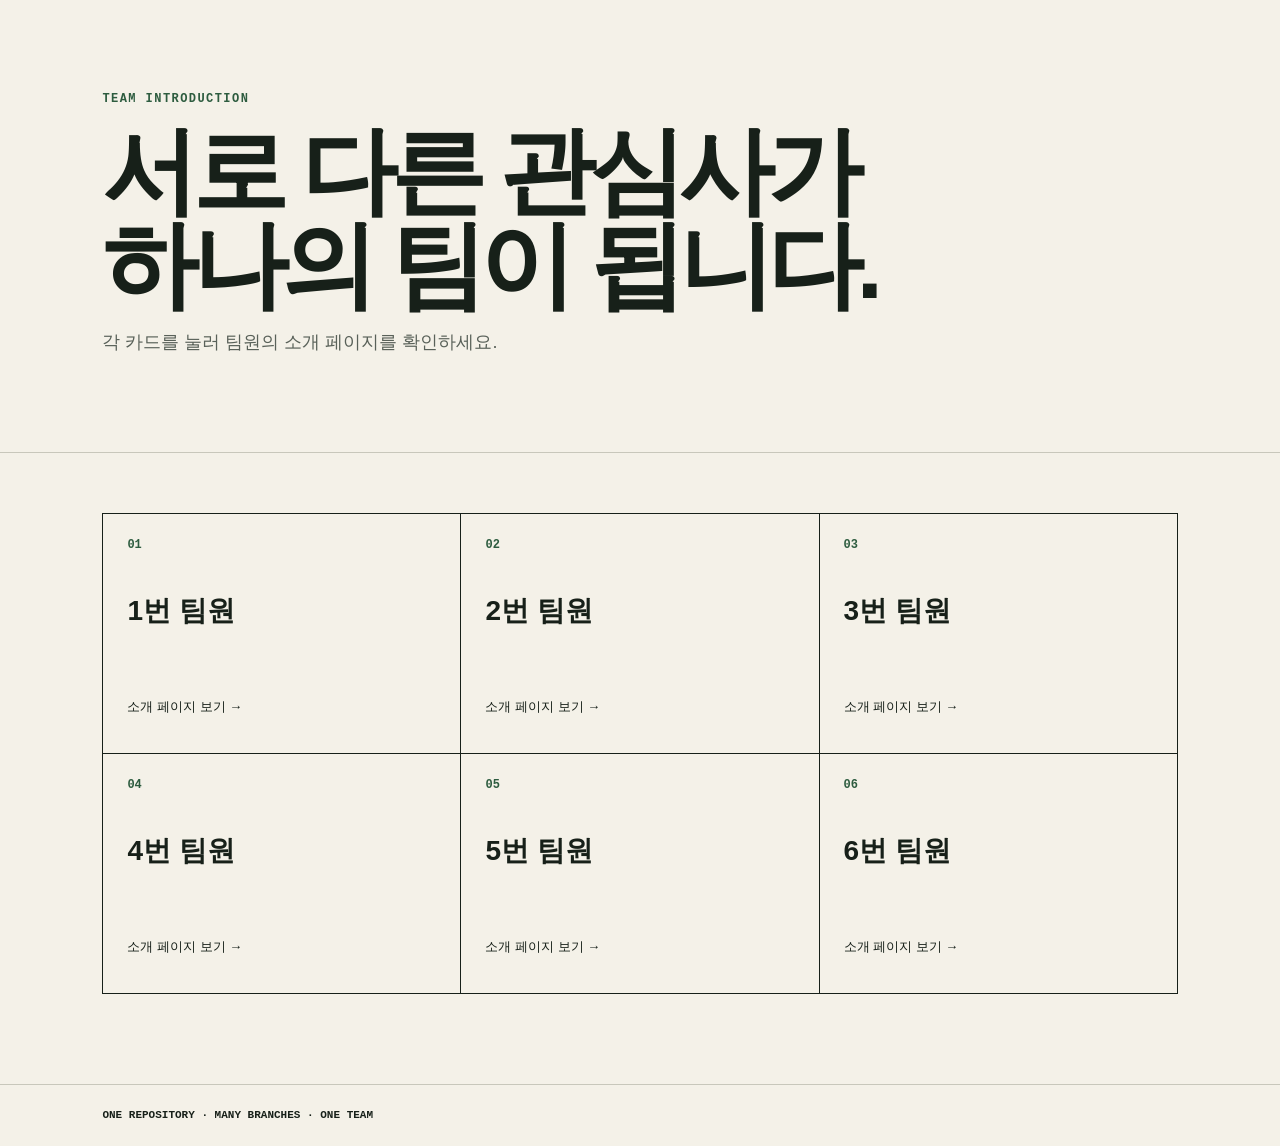
<file: index.html>
<!doctype html>
<html lang="ko"><head><meta charset="utf-8"><meta name="viewport" content="width=device-width,initial-scale=1"><title>우리 팀을 소개합니다</title><link rel="stylesheet" href="styles.css"></head>
<body><header class="hero"><p class="eyebrow">TEAM INTRODUCTION</p><h1>서로 다른 관심사가<br>하나의 팀이 됩니다.</h1><p>각 카드를 눌러 팀원의 소개 페이지를 확인하세요.</p></header>
<main><section class="team-grid" aria-label="팀원 목록">
<a class="member-card" href="members/member-01.html"><span>01</span><h2>1번 팀원</h2><p>소개 페이지 보기 →</p></a>
<a class="member-card" href="members/member-02.html"><span>02</span><h2>2번 팀원</h2><p>소개 페이지 보기 →</p></a>
<a class="member-card" href="members/member-03.html"><span>03</span><h2>3번 팀원</h2><p>소개 페이지 보기 →</p></a>
<a class="member-card" href="members/member-04.html"><span>04</span><h2>4번 팀원</h2><p>소개 페이지 보기 →</p></a>
<a class="member-card" href="members/member-05.html"><span>05</span><h2>5번 팀원</h2><p>소개 페이지 보기 →</p></a>
<a class="member-card" href="members/member-06.html"><span>06</span><h2>6번 팀원</h2><p>소개 페이지 보기 →</p></a>
</section></main><footer>ONE REPOSITORY · MANY BRANCHES · ONE TEAM</footer></body></html>
</file>
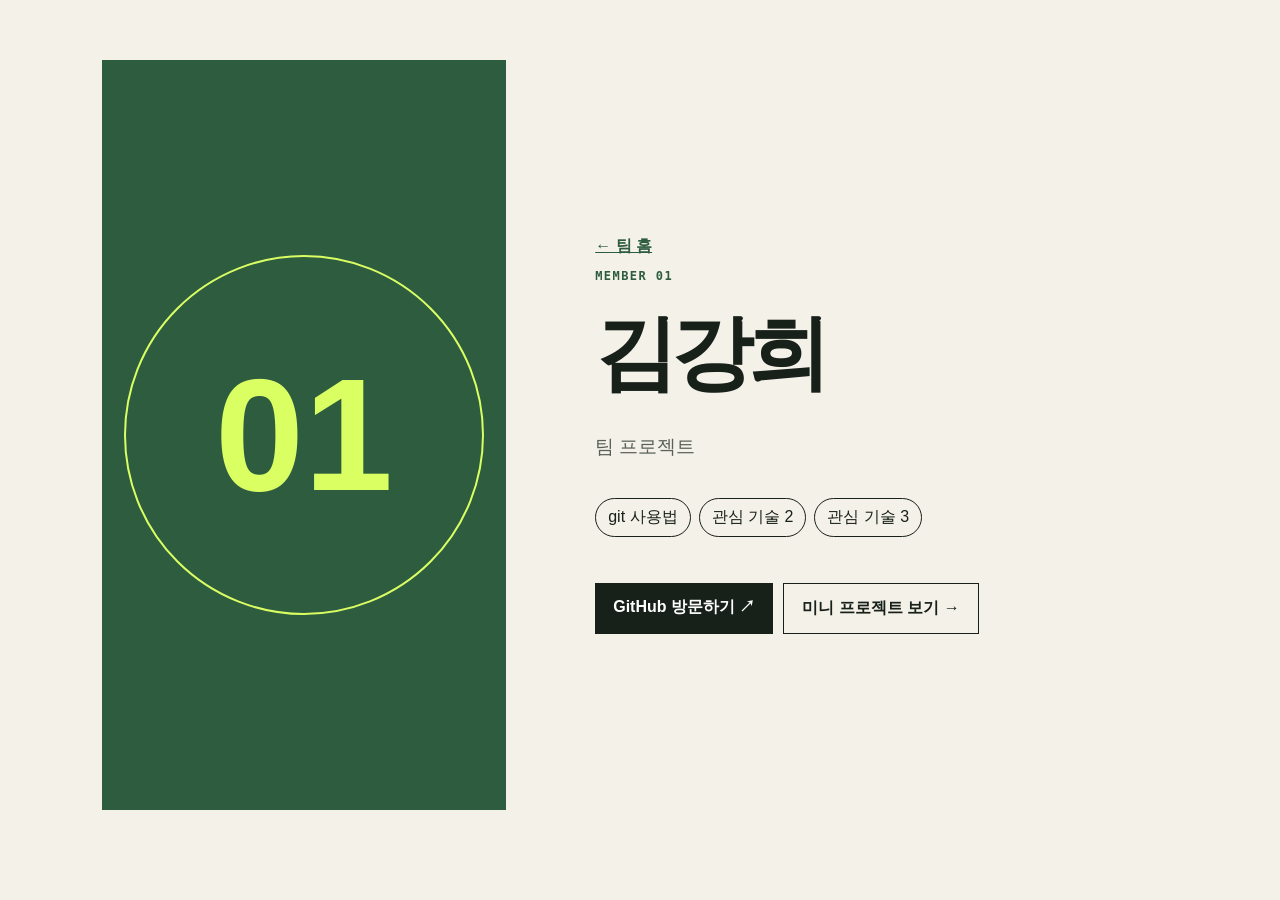
<file: members/member-01.html>
<!doctype html>
<html lang="ko">
<head>
  <meta charset="utf-8">
  <meta name="viewport" content="width=device-width,initial-scale=1">
  <!-- TODO 01: 실제 이름이 드러나는 title로 바꾸세요. -->
  <title>김강희</title>
  <link rel="stylesheet" href="../styles.css">
</head>
<body>
  <main class="profile">
    <section class="profile-visual"><div class="avatar">01</div></section>
    <section class="profile-content">
      <a class="back" href="../index.html">← 팀 홈</a>
      <!-- TODO 01: 이름, 소개, 기술, GitHub 주소를 본인 정보로 바꾸세요. -->
      <p class="eyebrow">MEMBER 01</p>
      <h1>김강희</h1>
      <p class="intro">팀 프로젝트</p>
      <ul class="skills">
        <li>git 사용법</li>
        <li>관심 기술 2</li>
        <li>관심 기술 3</li>
      </ul>
      <div class="profile-actions">
        <a class="github" href="https://github.com/" target="_blank" rel="noreferrer">GitHub 방문하기 ↗</a>
        <!-- TODO 01: 아래 상대경로가 본인의 프로젝트 페이지로 연결되는지 확인하세요. -->
        <a class="project-link" href="../projects/project-01.html">미니 프로젝트 보기 →</a>
      </div>
    </section>
  </main>
</body>
</html>
</file>
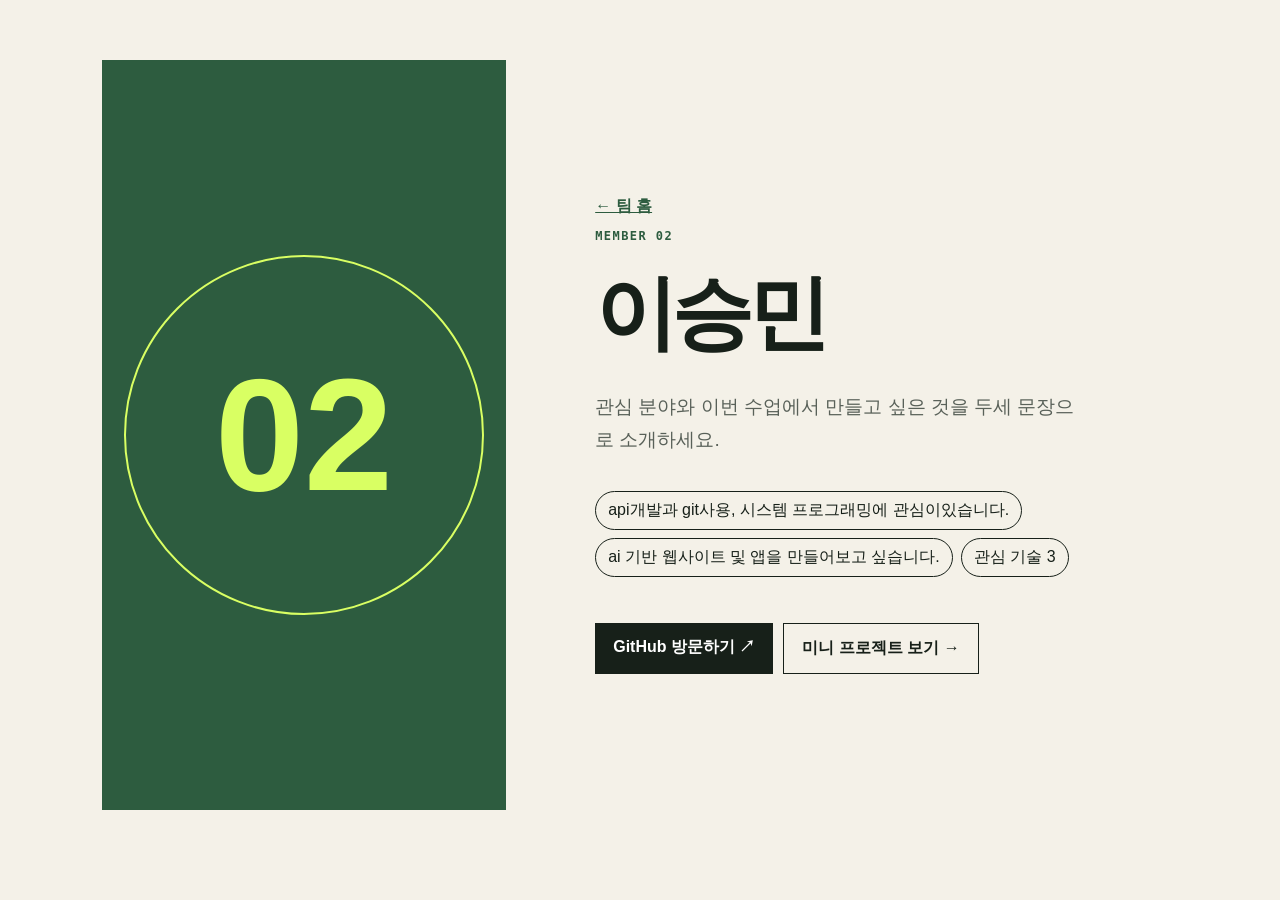
<file: members/member-02.html>
<!doctype html>
<html lang="ko">
<head>
  <meta charset="utf-8">
  <meta name="viewport" content="width=device-width,initial-scale=1">
  <!-- TODO 02: 실제 이름이 드러나는 title로 바꾸세요. -->
  <title>이승민</title>
  <link rel="stylesheet" href="../styles.css">
</head>
<body>
  <main class="profile">
    <section class="profile-visual"><div class="avatar">02</div></section>
    <section class="profile-content">
      <a class="back" href="../index.html">← 팀 홈</a>
      <!-- TODO 02: 이름, 소개, 기술, GitHub 주소를 본인 정보로 바꾸세요. -->
      <p class="eyebrow">MEMBER 02</p>
      <h1>이승민</h1>
      <p class="intro">관심 분야와 이번 수업에서 만들고 싶은 것을 두세 문장으로 소개하세요.</p>
      <ul class="skills">
        <li>api개발과 git사용, 시스템 프로그래밍에 관심이있습니다.</li>
        <li>ai 기반 웹사이트 및 앱을 만들어보고 싶습니다. </li>
        <li>관심 기술 3</li>
      </ul>
      <div class="profile-actions">
        <a class="github" href="https://github.com/" target="_blank" rel="noreferrer">GitHub 방문하기 ↗</a>
        <!-- TODO 02: 아래 상대경로가 본인의 프로젝트 페이지로 연결되는지 확인하세요. -->
        <a class="project-link" href="../projects/project-02.html">미니 프로젝트 보기 →</a>
      </div>
    </section>
  </main>
</body>
</html>
</file>
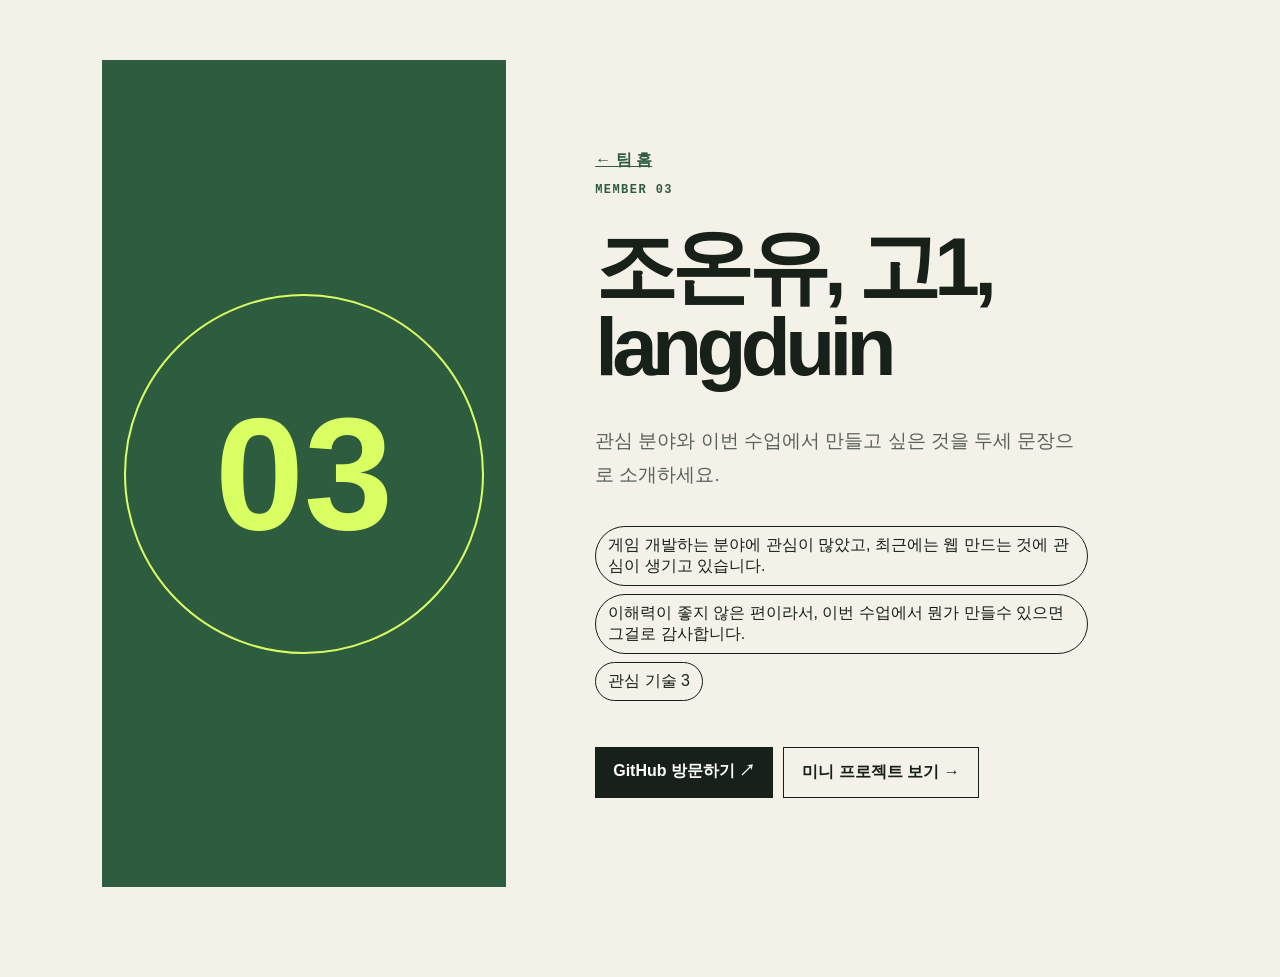
<file: members/member-03.html>
<!doctype html>
<html lang="ko">
<head>
  <meta charset="utf-8">
  <meta name="viewport" content="width=device-width,initial-scale=1">
  <!-- TODO 03: 실제 이름이 드러나는 title로 바꾸세요. -->
  <title>조온유</title>
  <link rel="stylesheet" href="../styles.css">
</head>
<body>
  <main class="profile">
    <section class="profile-visual"><div class="avatar">03</div></section>
    <section class="profile-content">
      <a class="back" href="../index.html">← 팀 홈</a>
      <!-- TODO 03: 이름, 소개, 기술, GitHub 주소를 본인 정보로 바꾸세요. -->
      <p class="eyebrow">MEMBER 03</p>
      <h1>조온유, 고1, langduin</h1>
      <p class="intro">관심 분야와 이번 수업에서 만들고 싶은 것을 두세 문장으로 소개하세요.</p>
      <ul class="skills">
        <li>게임 개발하는 분야에 관심이 많았고, 최근에는 웹 만드는 것에 관심이 생기고 있습니다.</li>
        <li>이해력이 좋지 않은 편이라서, 이번 수업에서 뭔가 만들수 있으면 그걸로 감사합니다.</li>
        <li>관심 기술 3</li>
      </ul>
      <div class="profile-actions">
        <a class="github" href="https://github.com/" target="_blank" rel="noreferrer">GitHub 방문하기 ↗</a>
        <!-- TODO 03: 아래 상대경로가 본인의 프로젝트 페이지로 연결되는지 확인하세요. -->
        <a class="project-link" href="../projects/project-03.html">미니 프로젝트 보기 →</a>
      </div>
    </section>
  </main>
</body>
</html>
</file>
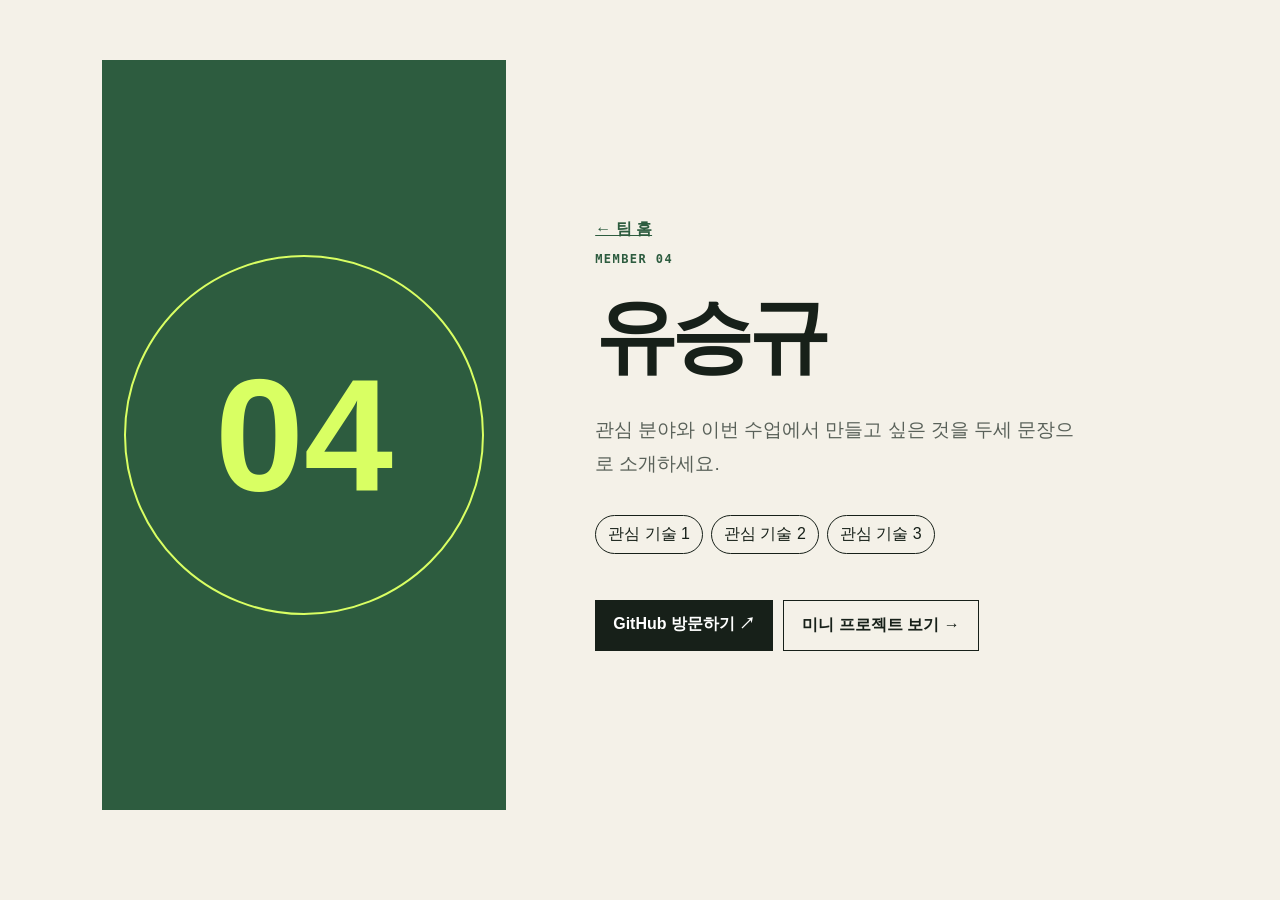
<file: members/member-04.html>
<!doctype html>
<html lang="ko">
<head>
  <meta charset="utf-8">
  <meta name="viewport" content="width=device-width,initial-scale=1">
  <!-- TODO 04: 실제 이름이 드러나는 title로 바꾸세요. -->
  <title>유승규</title>
  <link rel="stylesheet" href="../styles.css">
</head>
<body>
  <main class="profile">
    <section class="profile-visual"><div class="avatar">04</div></section>
    <section class="profile-content">
      <a class="back" href="../index.html">← 팀 홈</a>
      <!-- TODO 04: 이름, 소개, 기술, GitHub 주소를 본인 정보로 바꾸세요. -->
      <p class="eyebrow">MEMBER 04</p>
      <h1>유승규</h1>
      <p class="intro">관심 분야와 이번 수업에서 만들고 싶은 것을 두세 문장으로 소개하세요.</p>
      <ul class="skills">
        <li>관심 기술 1</li>
        <li>관심 기술 2</li>
        <li>관심 기술 3</li>
      </ul>
      <div class="profile-actions">
        <a class="github" href="https://github.com/" target="_blank" rel="noreferrer">GitHub 방문하기 ↗</a>
        <!-- TODO 04: 아래 상대경로가 본인의 프로젝트 페이지로 연결되는지 확인하세요. -->
        <a class="project-link" href="../projects/project-04.html">미니 프로젝트 보기 →</a>
      </div>
    </section>
  </main>
</body>
</html>
</file>
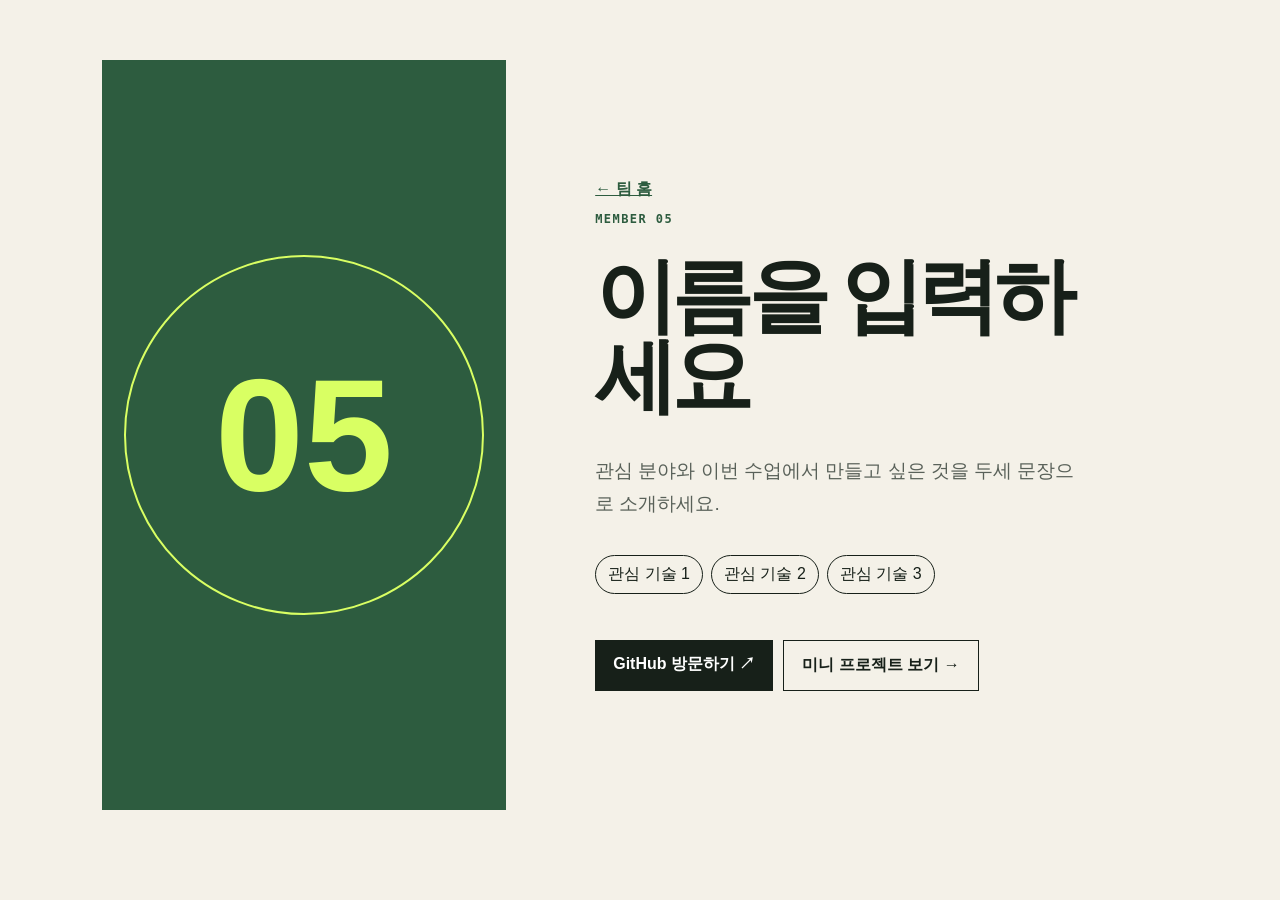
<file: members/member-05.html>
<!doctype html>
<html lang="ko">
<head>
  <meta charset="utf-8">
  <meta name="viewport" content="width=device-width,initial-scale=1">
  <!-- TODO 05: 실제 이름이 드러나는 title로 바꾸세요. -->
  <title>5번 팀원</title>
  <link rel="stylesheet" href="../styles.css">
</head>
<body>
  <main class="profile">
    <section class="profile-visual"><div class="avatar">05</div></section>
    <section class="profile-content">
      <a class="back" href="../index.html">← 팀 홈</a>
      <!-- TODO 05: 이름, 소개, 기술, GitHub 주소를 본인 정보로 바꾸세요. -->
      <p class="eyebrow">MEMBER 05</p>
      <h1>이름을 입력하세요</h1>
      <p class="intro">관심 분야와 이번 수업에서 만들고 싶은 것을 두세 문장으로 소개하세요.</p>
      <ul class="skills">
        <li>관심 기술 1</li>
        <li>관심 기술 2</li>
        <li>관심 기술 3</li>
      </ul>
      <div class="profile-actions">
        <a class="github" href="https://github.com/" target="_blank" rel="noreferrer">GitHub 방문하기 ↗</a>
        <!-- TODO 05: 아래 상대경로가 본인의 프로젝트 페이지로 연결되는지 확인하세요. -->
        <a class="project-link" href="../projects/project-05.html">미니 프로젝트 보기 →</a>
      </div>
    </section>
  </main>
</body>
</html>
</file>
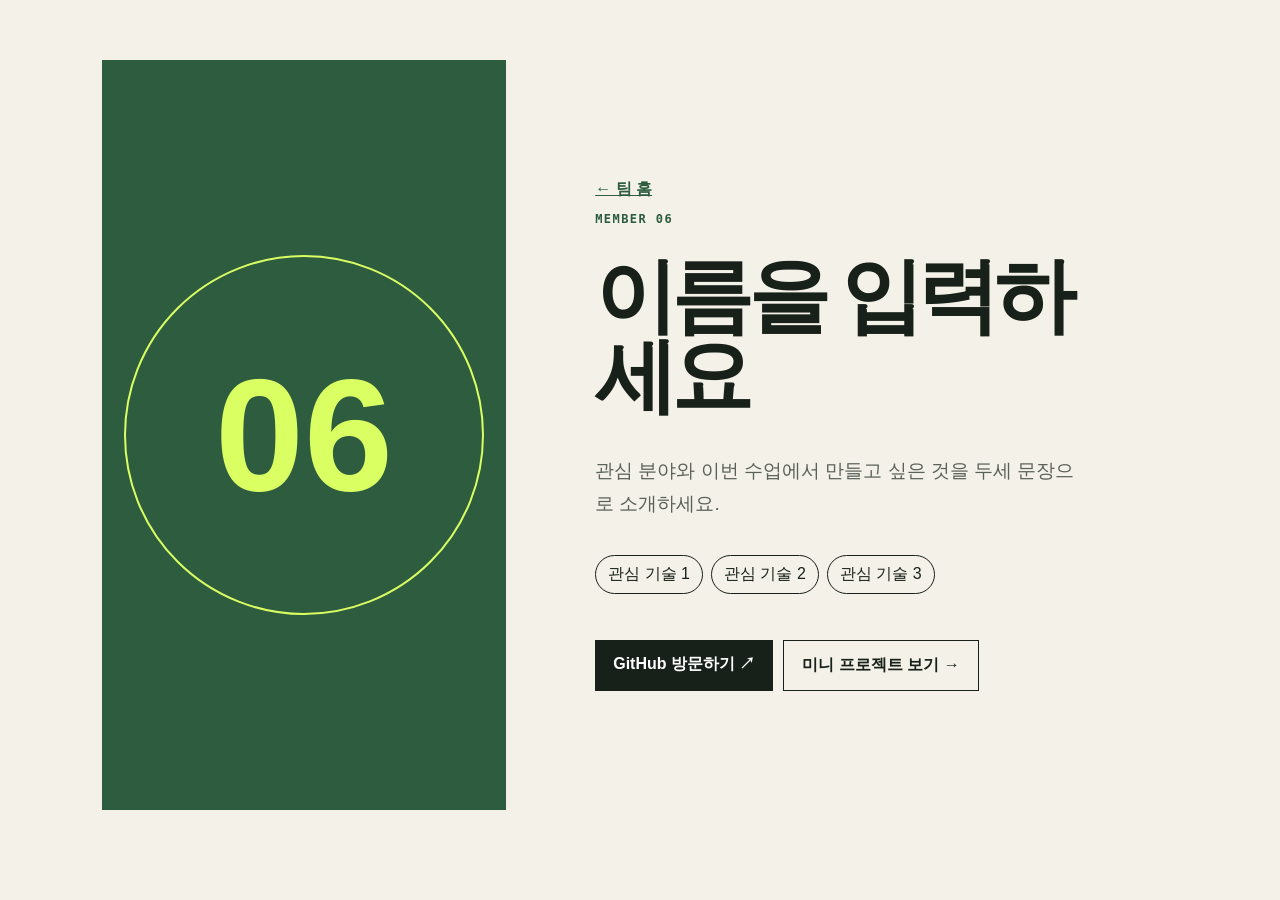
<file: members/member-06.html>
<!doctype html>
<html lang="ko">
<head>
  <meta charset="utf-8">
  <meta name="viewport" content="width=device-width,initial-scale=1">
  <!-- TODO 06: 실제 이름이 드러나는 title로 바꾸세요. -->
  <title>6번 팀원</title>
  <link rel="stylesheet" href="../styles.css">
</head>
<body>
  <main class="profile">
    <section class="profile-visual"><div class="avatar">06</div></section>
    <section class="profile-content">
      <a class="back" href="../index.html">← 팀 홈</a>
      <!-- TODO 06: 이름, 소개, 기술, GitHub 주소를 본인 정보로 바꾸세요. -->
      <p class="eyebrow">MEMBER 06</p>
      <h1>이름을 입력하세요</h1>
      <p class="intro">관심 분야와 이번 수업에서 만들고 싶은 것을 두세 문장으로 소개하세요.</p>
      <ul class="skills">
        <li>관심 기술 1</li>
        <li>관심 기술 2</li>
        <li>관심 기술 3</li>
      </ul>
      <div class="profile-actions">
        <a class="github" href="https://github.com/" target="_blank" rel="noreferrer">GitHub 방문하기 ↗</a>
        <!-- TODO 06: 아래 상대경로가 본인의 프로젝트 페이지로 연결되는지 확인하세요. -->
        <a class="project-link" href="../projects/project-06.html">미니 프로젝트 보기 →</a>
      </div>
    </section>
  </main>
</body>
</html>
</file>
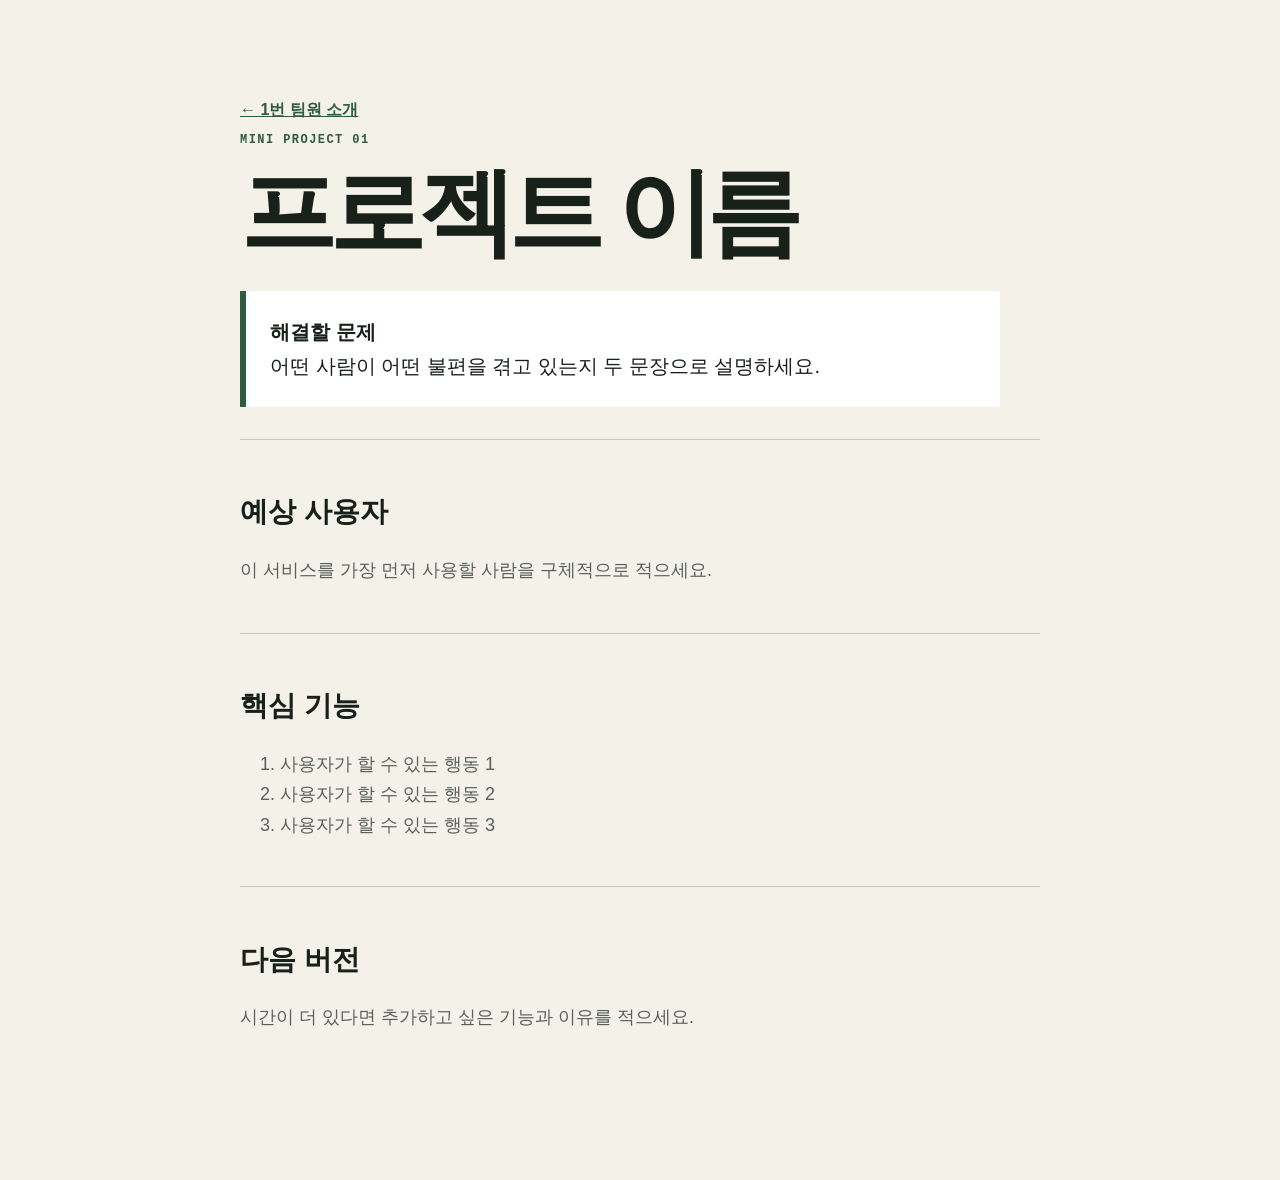
<file: projects/project-01.html>
<!doctype html>
<html lang="ko">
<head>
  <meta charset="utf-8">
  <meta name="viewport" content="width=device-width,initial-scale=1">
  <!-- TODO 01: 프로젝트 이름으로 title을 바꾸세요. -->
  <title>1번 팀원의 미니 프로젝트</title>
  <link rel="stylesheet" href="../styles.css">
</head>
<body>
  <main class="project">
    <a class="back" href="../members/member-01.html">← 1번 팀원 소개</a>
    <p class="eyebrow">MINI PROJECT 01</p>
    <!-- TODO 01: 아래 제목과 설명을 본인의 아이디어로 바꾸세요. -->
    <h1>프로젝트 이름</h1>
    <p class="project-problem"><strong>해결할 문제</strong><br>어떤 사람이 어떤 불편을 겪고 있는지 두 문장으로 설명하세요.</p>
    <section class="project-section">
      <h2>예상 사용자</h2>
      <p>이 서비스를 가장 먼저 사용할 사람을 구체적으로 적으세요.</p>
    </section>
    <section class="project-section">
      <h2>핵심 기능</h2>
      <ol>
        <li>사용자가 할 수 있는 행동 1</li>
        <li>사용자가 할 수 있는 행동 2</li>
        <li>사용자가 할 수 있는 행동 3</li>
      </ol>
    </section>
    <section class="project-section">
      <h2>다음 버전</h2>
      <p>시간이 더 있다면 추가하고 싶은 기능과 이유를 적으세요.</p>
    </section>
  </main>
</body>
</html>
</file>
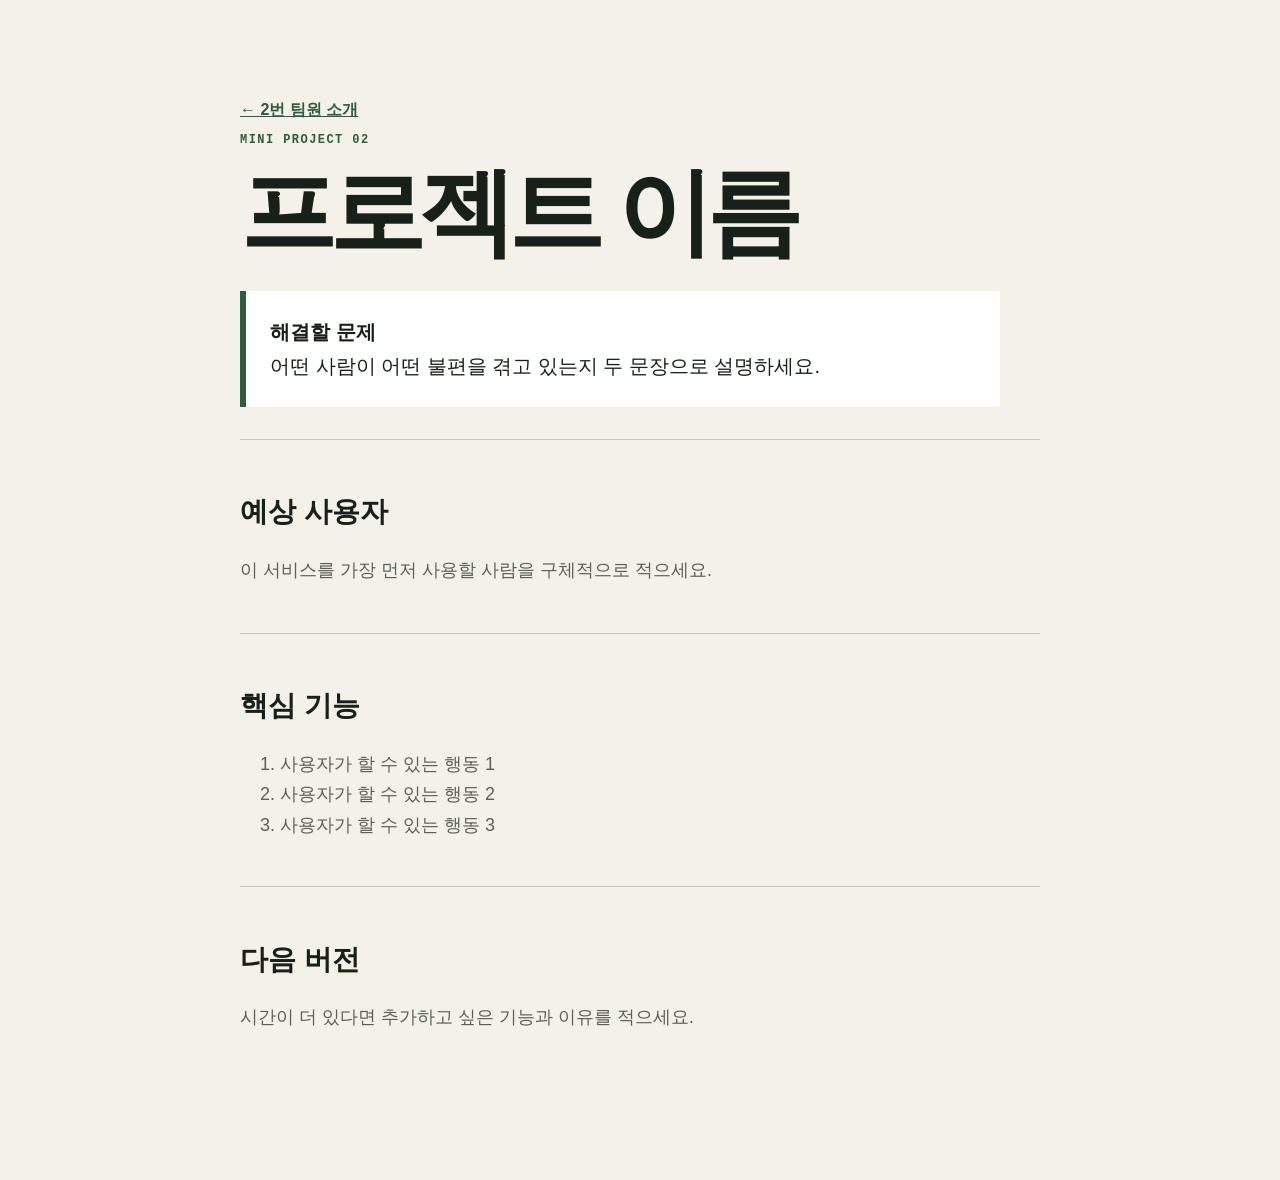
<file: projects/project-02.html>
<!doctype html>
<html lang="ko">
<head>
  <meta charset="utf-8">
  <meta name="viewport" content="width=device-width,initial-scale=1">
  <!-- TODO 02: 프로젝트 이름으로 title을 바꾸세요. -->
  <title>2번 팀원의 미니 프로젝트</title>
  <link rel="stylesheet" href="../styles.css">
</head>
<body>
  <main class="project">
    <a class="back" href="../members/member-02.html">← 2번 팀원 소개</a>
    <p class="eyebrow">MINI PROJECT 02</p>
    <!-- TODO 02: 아래 제목과 설명을 본인의 아이디어로 바꾸세요. -->
    <h1>프로젝트 이름</h1>
    <p class="project-problem"><strong>해결할 문제</strong><br>어떤 사람이 어떤 불편을 겪고 있는지 두 문장으로 설명하세요.</p>
    <section class="project-section">
      <h2>예상 사용자</h2>
      <p>이 서비스를 가장 먼저 사용할 사람을 구체적으로 적으세요.</p>
    </section>
    <section class="project-section">
      <h2>핵심 기능</h2>
      <ol>
        <li>사용자가 할 수 있는 행동 1</li>
        <li>사용자가 할 수 있는 행동 2</li>
        <li>사용자가 할 수 있는 행동 3</li>
      </ol>
    </section>
    <section class="project-section">
      <h2>다음 버전</h2>
      <p>시간이 더 있다면 추가하고 싶은 기능과 이유를 적으세요.</p>
    </section>
  </main>
</body>
</html>
</file>
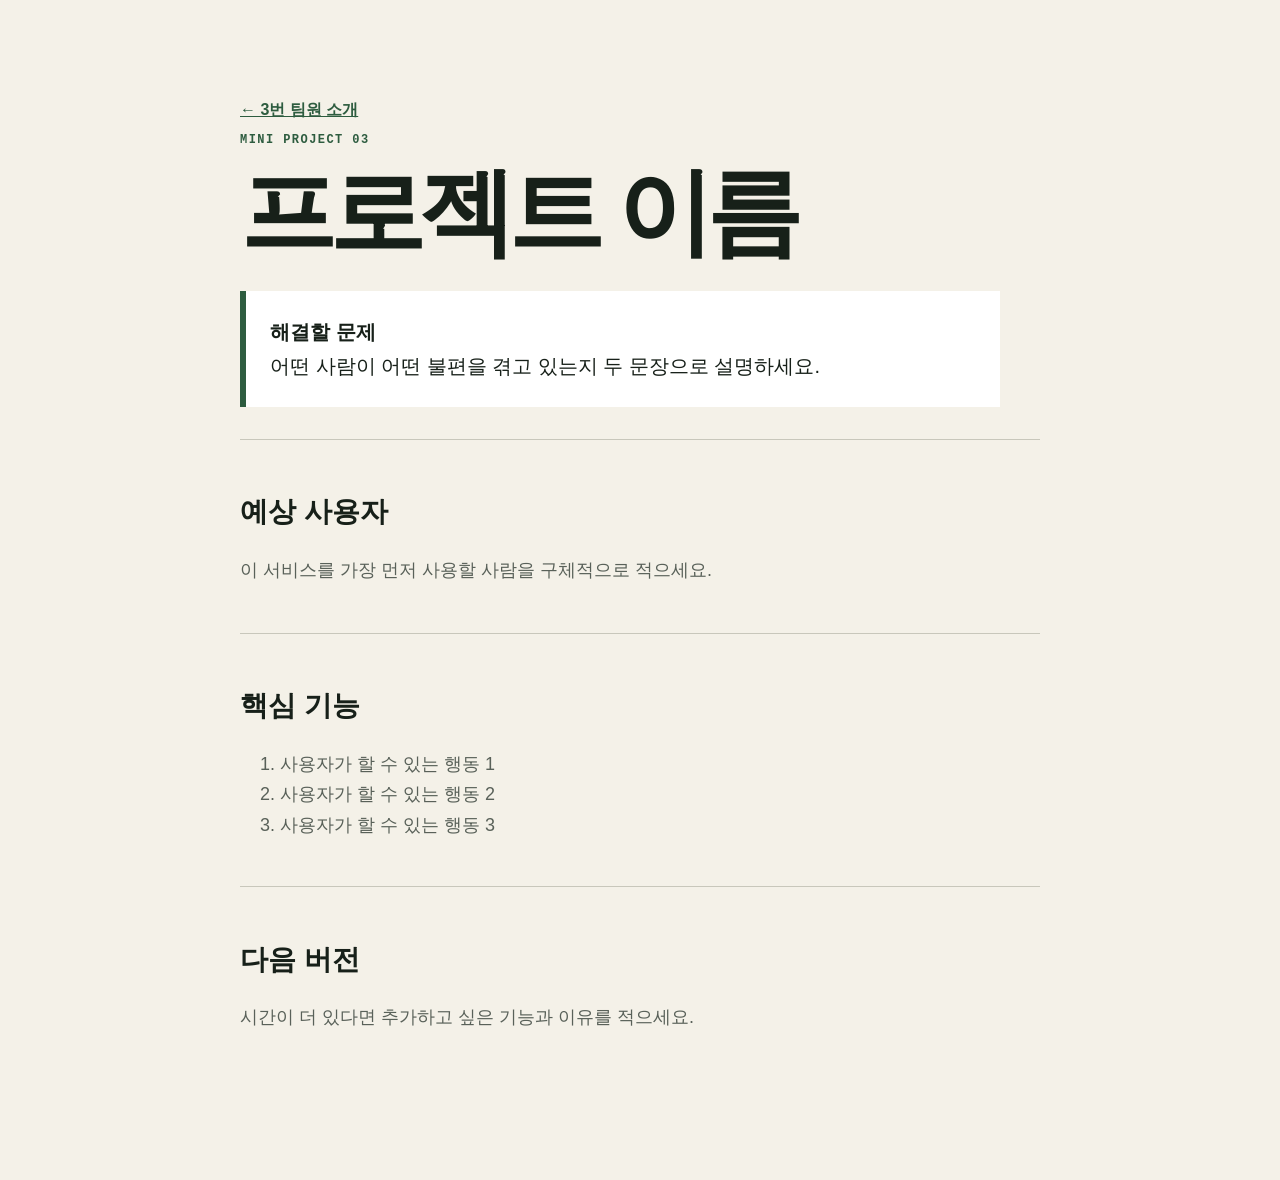
<file: projects/project-03.html>
<!doctype html>
<html lang="ko">
<head>
  <meta charset="utf-8">
  <meta name="viewport" content="width=device-width,initial-scale=1">
  <!-- TODO 03: 프로젝트 이름으로 title을 바꾸세요. -->
  <title>3번 팀원의 미니 프로젝트</title>
  <link rel="stylesheet" href="../styles.css">
</head>
<body>
  <main class="project">
    <a class="back" href="../members/member-03.html">← 3번 팀원 소개</a>
    <p class="eyebrow">MINI PROJECT 03</p>
    <!-- TODO 03: 아래 제목과 설명을 본인의 아이디어로 바꾸세요. -->
    <h1>프로젝트 이름</h1>
    <p class="project-problem"><strong>해결할 문제</strong><br>어떤 사람이 어떤 불편을 겪고 있는지 두 문장으로 설명하세요.</p>
    <section class="project-section">
      <h2>예상 사용자</h2>
      <p>이 서비스를 가장 먼저 사용할 사람을 구체적으로 적으세요.</p>
    </section>
    <section class="project-section">
      <h2>핵심 기능</h2>
      <ol>
        <li>사용자가 할 수 있는 행동 1</li>
        <li>사용자가 할 수 있는 행동 2</li>
        <li>사용자가 할 수 있는 행동 3</li>
      </ol>
    </section>
    <section class="project-section">
      <h2>다음 버전</h2>
      <p>시간이 더 있다면 추가하고 싶은 기능과 이유를 적으세요.</p>
    </section>
  </main>
</body>
</html>
</file>
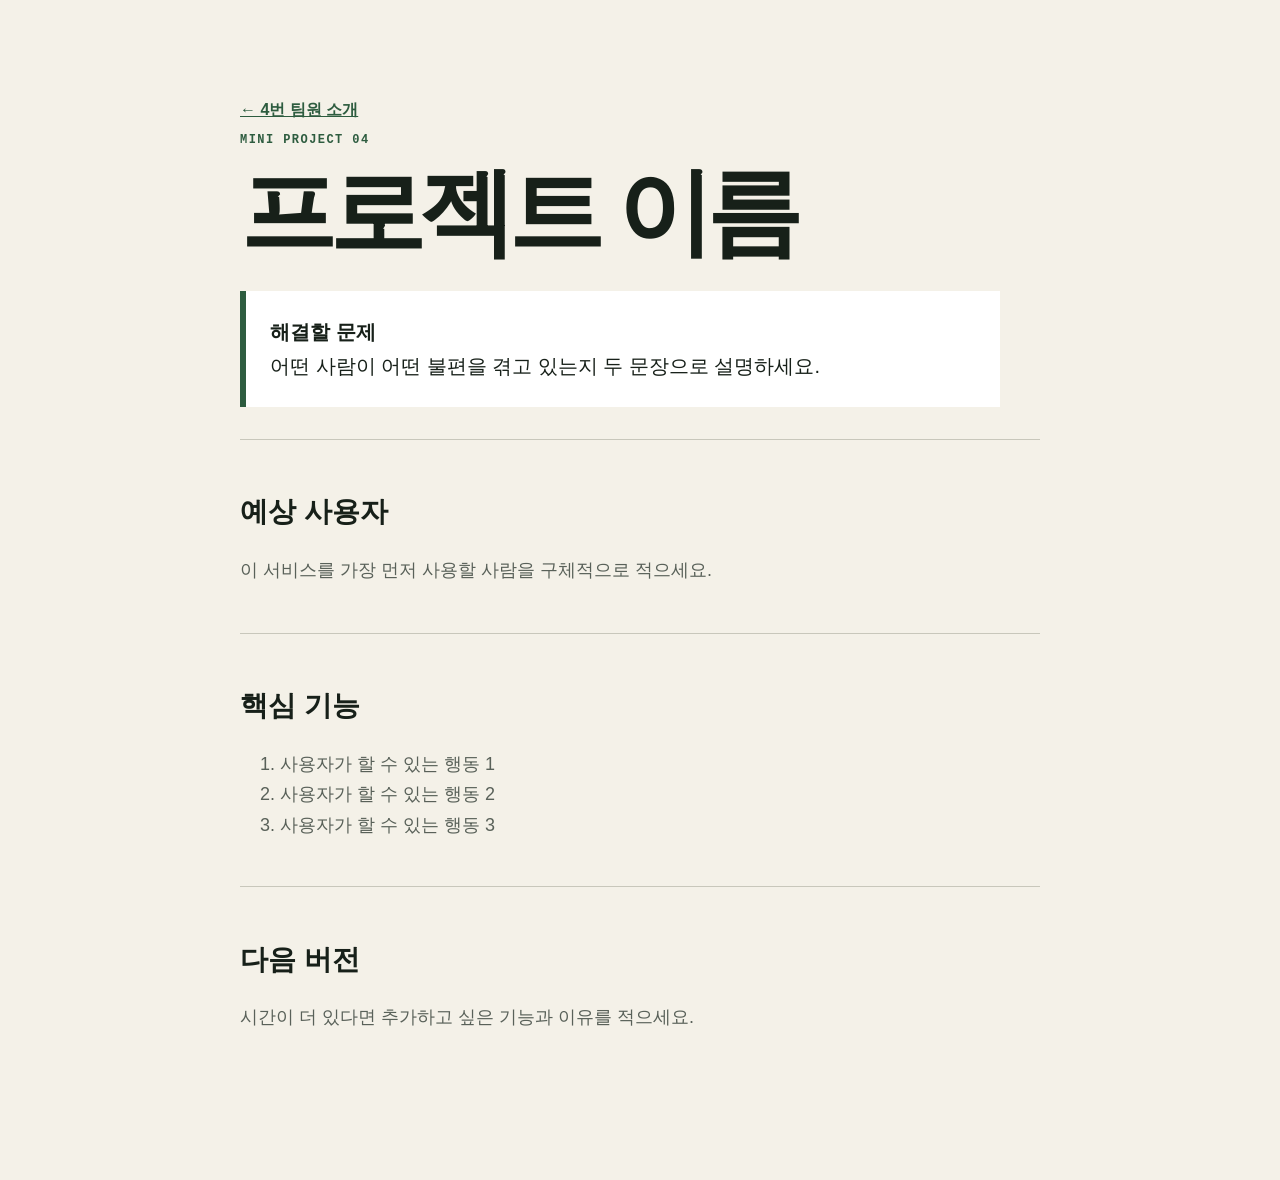
<file: projects/project-04.html>
<!doctype html>
<html lang="ko">
<head>
  <meta charset="utf-8">
  <meta name="viewport" content="width=device-width,initial-scale=1">
  <!-- TODO 04: 프로젝트 이름으로 title을 바꾸세요. -->
  <title>4번 팀원의 미니 프로젝트</title>
  <link rel="stylesheet" href="../styles.css">
</head>
<body>
  <main class="project">
    <a class="back" href="../members/member-04.html">← 4번 팀원 소개</a>
    <p class="eyebrow">MINI PROJECT 04</p>
    <!-- TODO 04: 아래 제목과 설명을 본인의 아이디어로 바꾸세요. -->
    <h1>프로젝트 이름</h1>
    <p class="project-problem"><strong>해결할 문제</strong><br>어떤 사람이 어떤 불편을 겪고 있는지 두 문장으로 설명하세요.</p>
    <section class="project-section">
      <h2>예상 사용자</h2>
      <p>이 서비스를 가장 먼저 사용할 사람을 구체적으로 적으세요.</p>
    </section>
    <section class="project-section">
      <h2>핵심 기능</h2>
      <ol>
        <li>사용자가 할 수 있는 행동 1</li>
        <li>사용자가 할 수 있는 행동 2</li>
        <li>사용자가 할 수 있는 행동 3</li>
      </ol>
    </section>
    <section class="project-section">
      <h2>다음 버전</h2>
      <p>시간이 더 있다면 추가하고 싶은 기능과 이유를 적으세요.</p>
    </section>
  </main>
</body>
</html>
</file>
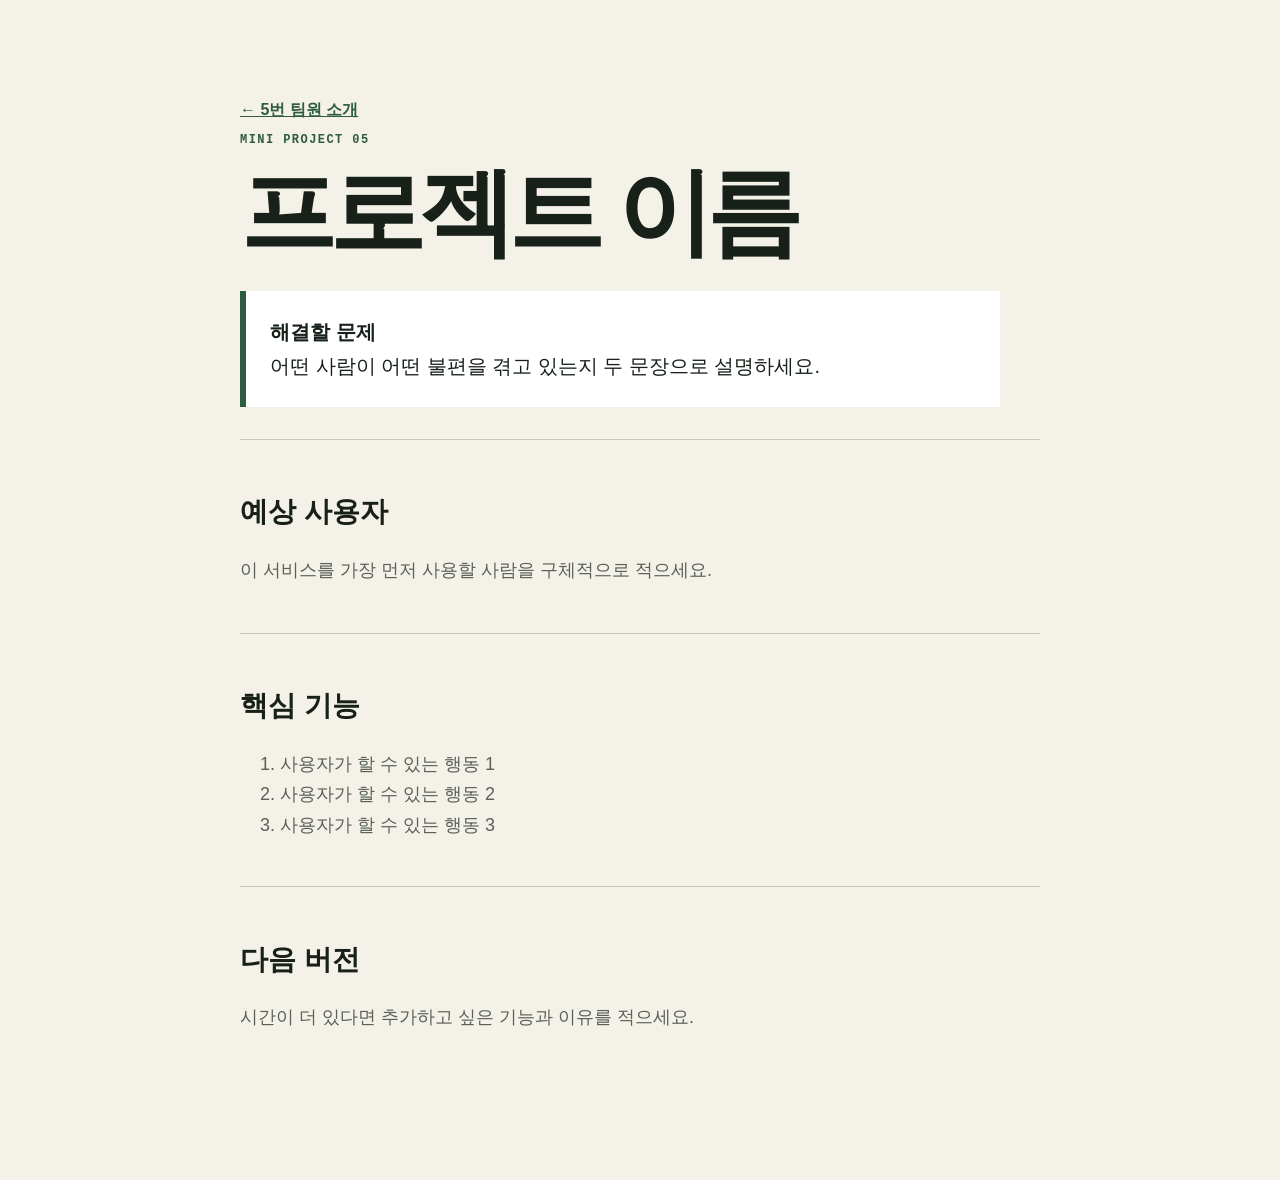
<file: projects/project-05.html>
<!doctype html>
<html lang="ko">
<head>
  <meta charset="utf-8">
  <meta name="viewport" content="width=device-width,initial-scale=1">
  <!-- TODO 05: 프로젝트 이름으로 title을 바꾸세요. -->
  <title>5번 팀원의 미니 프로젝트</title>
  <link rel="stylesheet" href="../styles.css">
</head>
<body>
  <main class="project">
    <a class="back" href="../members/member-05.html">← 5번 팀원 소개</a>
    <p class="eyebrow">MINI PROJECT 05</p>
    <!-- TODO 05: 아래 제목과 설명을 본인의 아이디어로 바꾸세요. -->
    <h1>프로젝트 이름</h1>
    <p class="project-problem"><strong>해결할 문제</strong><br>어떤 사람이 어떤 불편을 겪고 있는지 두 문장으로 설명하세요.</p>
    <section class="project-section">
      <h2>예상 사용자</h2>
      <p>이 서비스를 가장 먼저 사용할 사람을 구체적으로 적으세요.</p>
    </section>
    <section class="project-section">
      <h2>핵심 기능</h2>
      <ol>
        <li>사용자가 할 수 있는 행동 1</li>
        <li>사용자가 할 수 있는 행동 2</li>
        <li>사용자가 할 수 있는 행동 3</li>
      </ol>
    </section>
    <section class="project-section">
      <h2>다음 버전</h2>
      <p>시간이 더 있다면 추가하고 싶은 기능과 이유를 적으세요.</p>
    </section>
  </main>
</body>
</html>
</file>
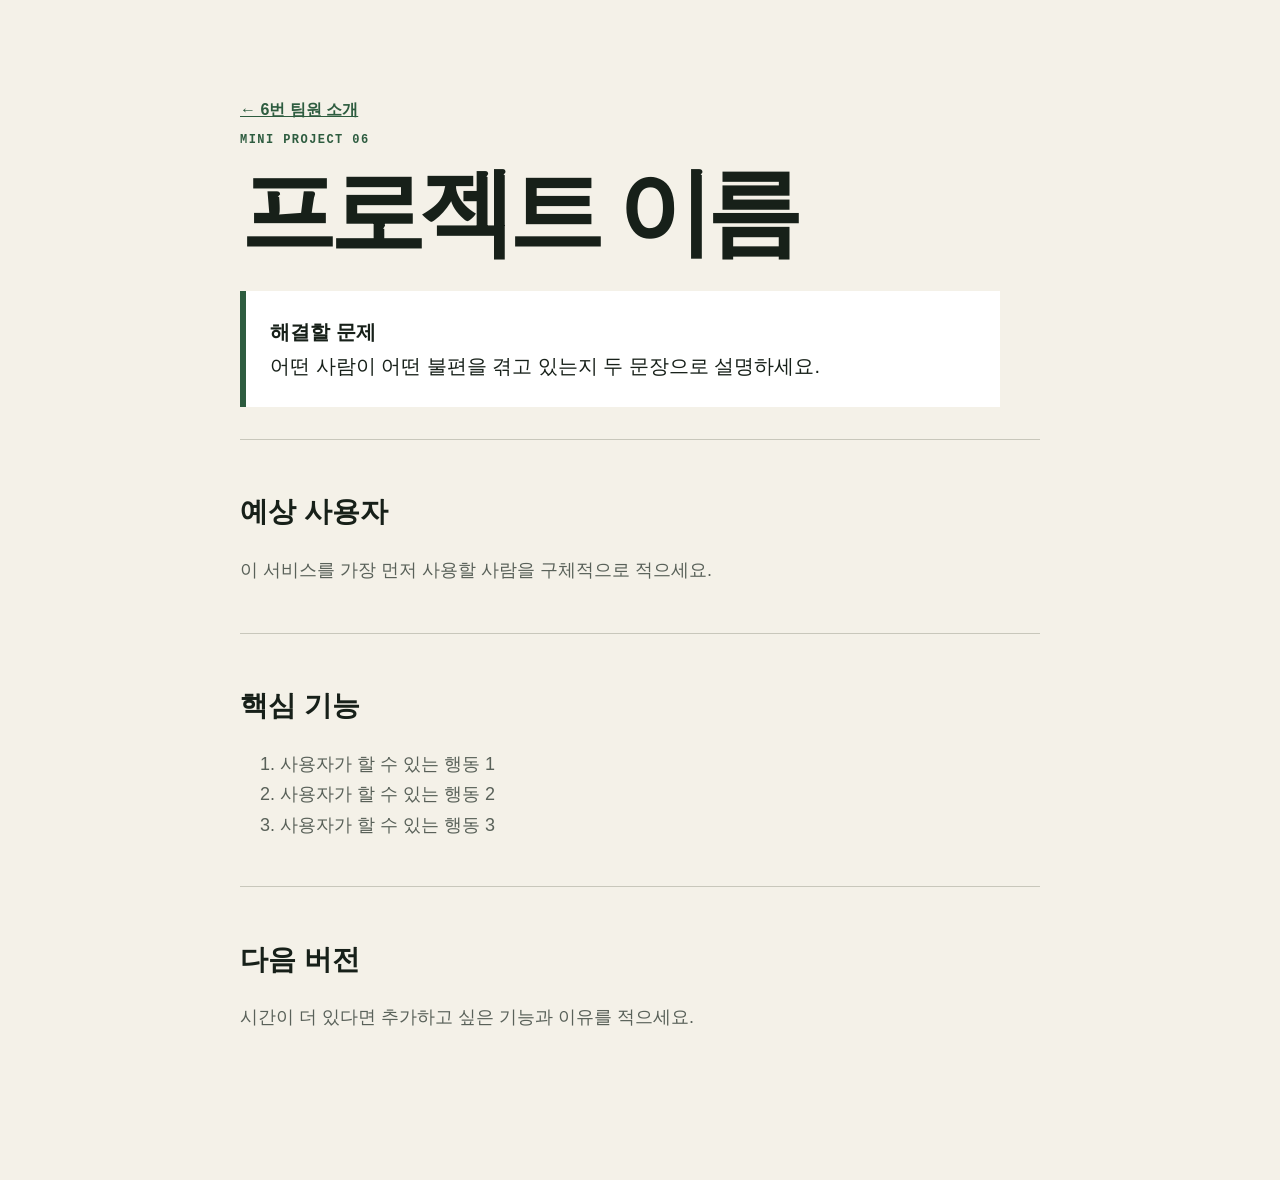
<file: projects/project-06.html>
<!doctype html>
<html lang="ko">
<head>
  <meta charset="utf-8">
  <meta name="viewport" content="width=device-width,initial-scale=1">
  <!-- TODO 06: 프로젝트 이름으로 title을 바꾸세요. -->
  <title>6번 팀원의 미니 프로젝트</title>
  <link rel="stylesheet" href="../styles.css">
</head>
<body>
  <main class="project">
    <a class="back" href="../members/member-06.html">← 6번 팀원 소개</a>
    <p class="eyebrow">MINI PROJECT 06</p>
    <!-- TODO 06: 아래 제목과 설명을 본인의 아이디어로 바꾸세요. -->
    <h1>프로젝트 이름</h1>
    <p class="project-problem"><strong>해결할 문제</strong><br>어떤 사람이 어떤 불편을 겪고 있는지 두 문장으로 설명하세요.</p>
    <section class="project-section">
      <h2>예상 사용자</h2>
      <p>이 서비스를 가장 먼저 사용할 사람을 구체적으로 적으세요.</p>
    </section>
    <section class="project-section">
      <h2>핵심 기능</h2>
      <ol>
        <li>사용자가 할 수 있는 행동 1</li>
        <li>사용자가 할 수 있는 행동 2</li>
        <li>사용자가 할 수 있는 행동 3</li>
      </ol>
    </section>
    <section class="project-section">
      <h2>다음 버전</h2>
      <p>시간이 더 있다면 추가하고 싶은 기능과 이유를 적으세요.</p>
    </section>
  </main>
</body>
</html>
</file>
<file: styles.css>
:root{--ink:#172019;--paper:#f4f1e8;--green:#2d5c3f;--lime:#d9ff63;--line:#c8c7bb}
*{box-sizing:border-box}body{margin:0;background:var(--paper);color:var(--ink);font-family:Arial,"Noto Sans KR",sans-serif}
.hero{padding:80px clamp(24px,8vw,120px);border-bottom:1px solid var(--line)}.eyebrow{color:var(--green);font:800 12px monospace;letter-spacing:.12em}
h1{max-width:900px;margin:18px 0;font-size:clamp(48px,8vw,96px);line-height:.98;letter-spacing:-.07em}.hero>p:last-child{color:#596159;font-size:18px}
main{padding:60px clamp(24px,8vw,120px) 90px}.team-grid{display:grid;grid-template-columns:repeat(3,1fr);border-top:1px solid var(--ink);border-left:1px solid var(--ink)}
.member-card{min-height:240px;padding:24px;display:flex;flex-direction:column;color:inherit;text-decoration:none;border-right:1px solid var(--ink);border-bottom:1px solid var(--ink);transition:.18s}
.member-card:hover{background:var(--lime);transform:translateY(-4px)}.member-card span{color:var(--green);font:800 12px monospace}.member-card h2{margin:40px 0 0;font-size:28px}.member-card p{margin-top:auto;font-size:13px}
.profile{min-height:100vh;display:grid;grid-template-columns:.75fr 1.25fr}.profile-visual{display:grid;place-items:center;background:var(--green);color:var(--lime)}.avatar{display:grid;place-items:center;width:min(52vw,360px);aspect-ratio:1;border:2px solid var(--lime);border-radius:50%;font-size:clamp(72px,13vw,160px);font-weight:900}
.profile-content{padding:clamp(32px,7vw,100px);display:flex;flex-direction:column;justify-content:center}.back{color:var(--green);font-weight:750}.profile h1{font-size:clamp(44px,7vw,82px)}.intro{max-width:660px;color:#596159;font-size:19px;line-height:1.75}
.skills{display:flex;flex-wrap:wrap;gap:8px;padding:0;list-style:none}.skills li{padding:8px 12px;border:1px solid var(--ink);border-radius:30px}.profile-actions{display:flex;flex-wrap:wrap;gap:10px;margin-top:30px}.github,.project-link{display:inline-block;padding:14px 18px;text-decoration:none;font-weight:750}.github{background:var(--ink);color:white}.project-link{border:1px solid var(--ink);color:var(--ink)}
.project{max-width:1000px;margin:0 auto;padding:clamp(40px,8vw,100px)}.project h1{max-width:850px}.project-problem{max-width:760px;margin:32px 0;padding:24px;border-left:6px solid var(--green);background:white;font-size:20px;line-height:1.7}.project-section{padding:30px 0;border-top:1px solid var(--line)}.project-section h2{font-size:28px}.project-section p,.project-section li{max-width:760px;color:#596159;font-size:18px;line-height:1.7}
a:focus-visible{outline:4px solid var(--green);outline-offset:4px}
footer{padding:24px clamp(24px,8vw,120px);border-top:1px solid var(--line);font:700 11px monospace}
@media(max-width:760px){.team-grid{grid-template-columns:1fr}.member-card{min-height:180px}.profile{grid-template-columns:1fr}.profile-visual{min-height:42vh}.avatar{width:210px}.profile-content{min-height:58vh}}
</file>
